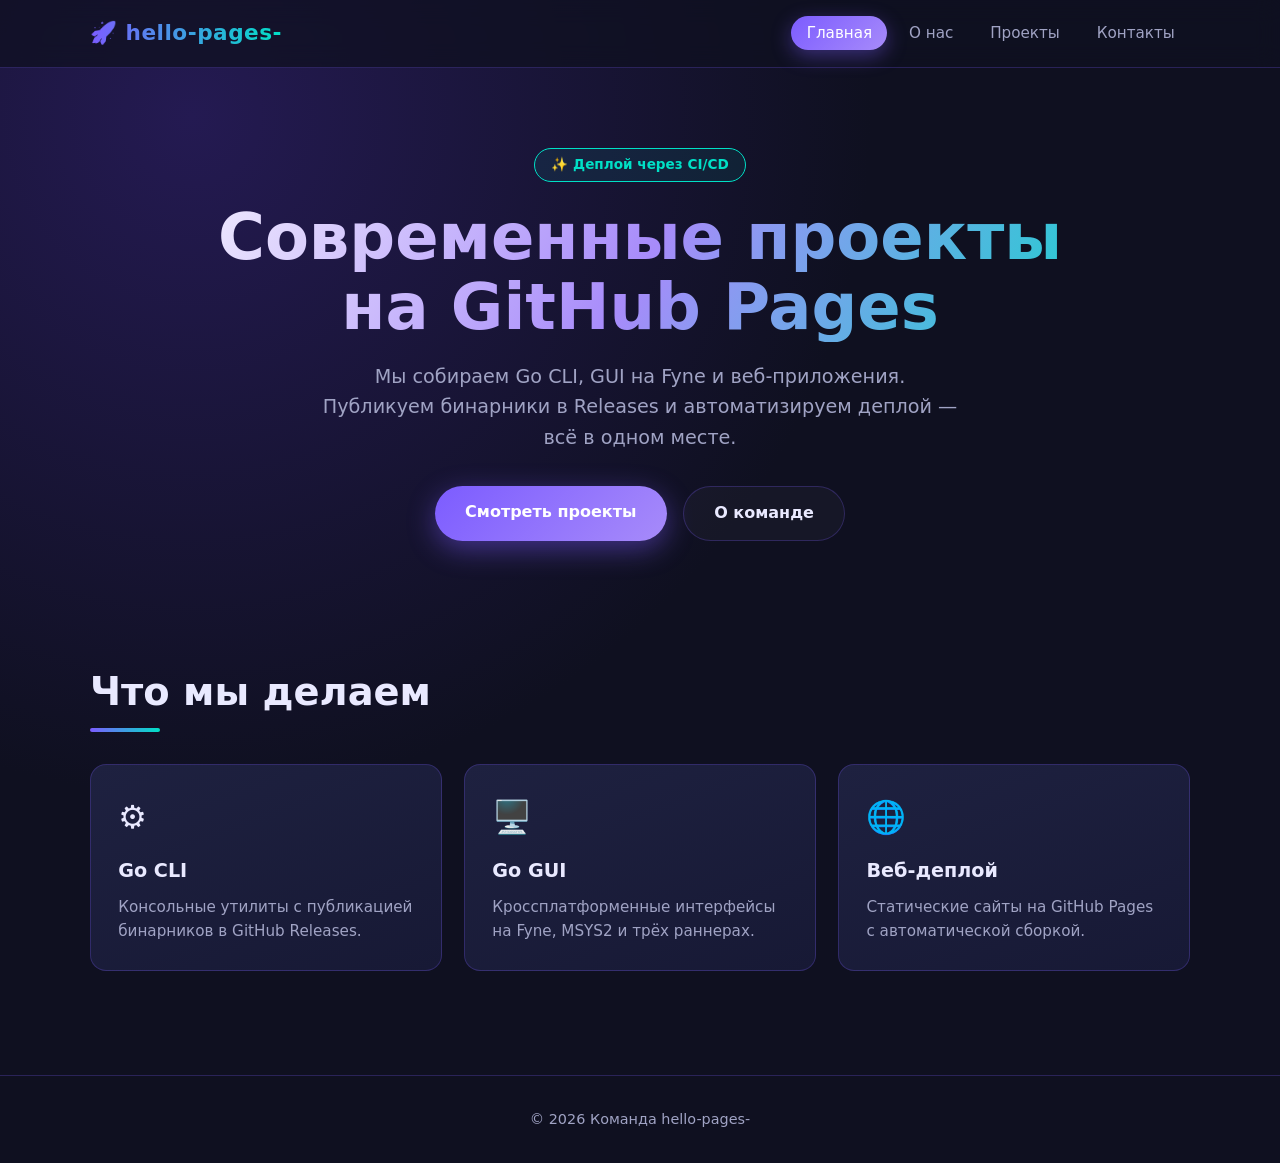
<file: index.html>
<!DOCTYPE html>
<html lang="ru">
<head>
    <meta charset="UTF-8">
    <meta name="viewport" content="width=device-width, initial-scale=1.0">
    <title>hello-pages- — Главная</title>
    <link rel="stylesheet" href="css/style.css">
</head>
<body>
    <header class="site-header">
        <nav class="nav">
            <a href="index.html" class="nav__logo">🚀 hello-pages-</a>
            <ul class="nav__list">
                <li><a href="index.html" class="nav__link nav__link--active">Главная</a></li>
                <li><a href="about.html" class="nav__link">О нас</a></li>
                <li><a href="projects.html" class="nav__link">Проекты</a></li>
                <li><a href="contacts.html" class="nav__link">Контакты</a></li>
            </ul>
        </nav>
    </header>

    <main class="container">
        <section class="hero">
            <span class="hero__badge">✨ Деплой через CI/CD</span>
            <h1 class="hero__title">Современные проекты<br>на GitHub Pages</h1>
            <p class="hero__text">
                Мы собираем Go CLI, GUI на Fyne и веб-приложения.
                Публикуем бинарники в Releases и автоматизируем деплой — всё в одном месте.
            </p>
            <div class="hero__actions">
                <a href="projects.html" class="btn btn--primary">Смотреть проекты</a>
                <a href="about.html" class="btn btn--ghost">О команде</a>
            </div>
        </section>

        <section class="section">
            <h2 class="section__title">Что мы делаем</h2>
            <div class="grid">
                <div class="card reveal">
                    <span class="card__icon">⚙️</span>
                    <h3>Go CLI</h3>
                    <p>Консольные утилиты с публикацией бинарников в GitHub Releases.</p>
                </div>
                <div class="card reveal">
                    <span class="card__icon">🖥️</span>
                    <h3>Go GUI</h3>
                    <p>Кроссплатформенные интерфейсы на Fyne, MSYS2 и трёх раннерах.</p>
                </div>
                <div class="card reveal">
                    <span class="card__icon">🌐</span>
                    <h3>Веб-деплой</h3>
                    <p>Статические сайты на GitHub Pages с автоматической сборкой.</p>
                </div>
            </div>
        </section>
    </main>

    <footer class="site-footer"><p>© 2026 Команда hello-pages-</p></footer>
    <script src="js/main.js"></script>
</body>
</html>
</file>
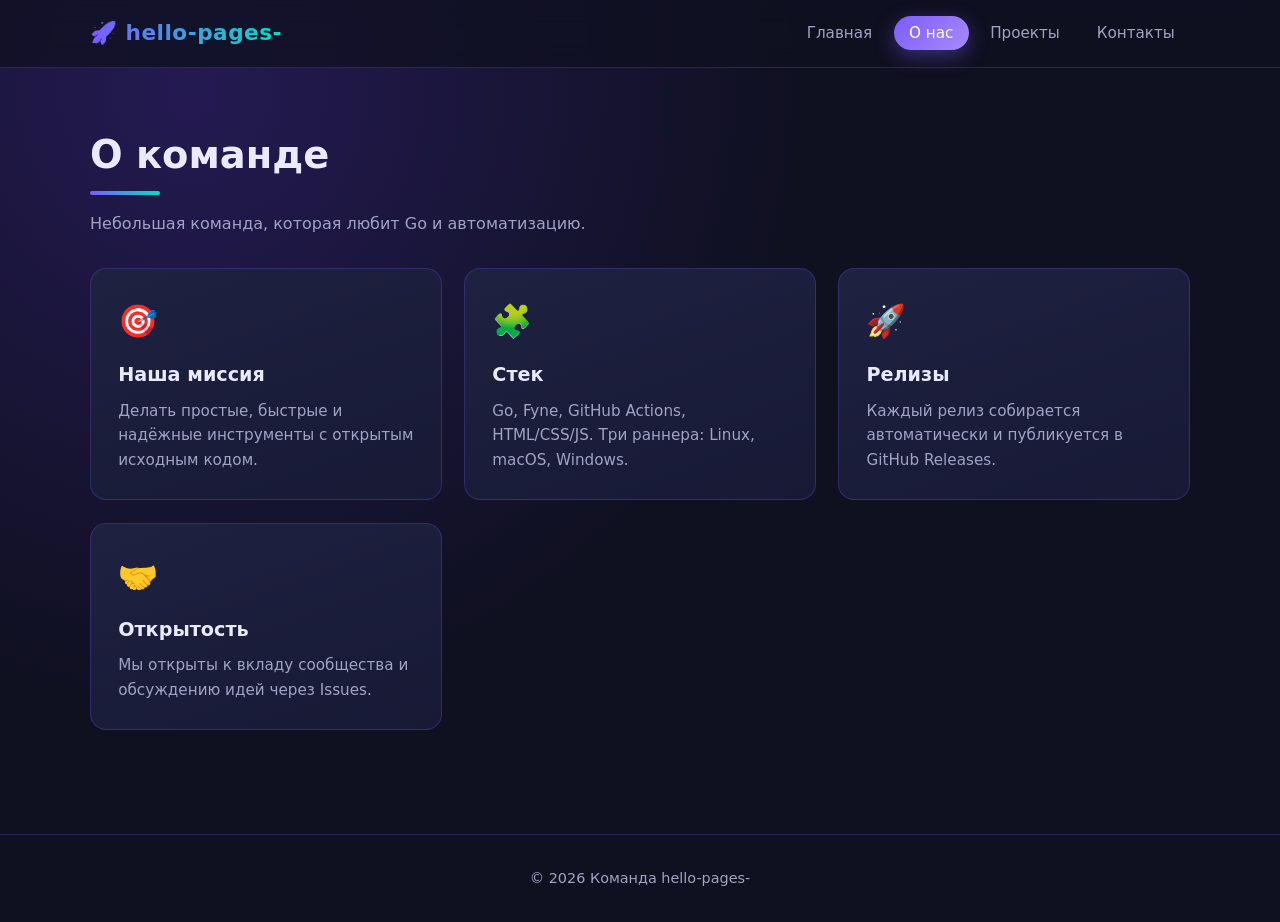
<file: about.html>
<!DOCTYPE html>
<html lang="ru">
<head>
    <meta charset="UTF-8">
    <meta name="viewport" content="width=device-width, initial-scale=1.0">
    <title>hello-pages- — О нас</title>
    <link rel="stylesheet" href="css/style.css">
</head>
<body>
    <header class="site-header">
        <nav class="nav">
            <a href="index.html" class="nav__logo">🚀 hello-pages-</a>
            <ul class="nav__list">
                <li><a href="index.html" class="nav__link">Главная</a></li>
                <li><a href="about.html" class="nav__link nav__link--active">О нас</a></li>
                <li><a href="projects.html" class="nav__link">Проекты</a></li>
                <li><a href="contacts.html" class="nav__link">Контакты</a></li>
            </ul>
        </nav>
    </header>

    <main class="container">
        <section class="section">
            <h2 class="section__title">О команде</h2>
            <p class="section__subtitle">Небольшая команда, которая любит Go и автоматизацию.</p>

            <div class="grid">
                <div class="card reveal">
                    <span class="card__icon">🎯</span>
                    <h3>Наша миссия</h3>
                    <p>Делать простые, быстрые и надёжные инструменты с открытым исходным кодом.</p>
                </div>
                <div class="card reveal">
                    <span class="card__icon">🧩</span>
                    <h3>Стек</h3>
                    <p>Go, Fyne, GitHub Actions, HTML/CSS/JS. Три раннера: Linux, macOS, Windows.</p>
                </div>
                <div class="card reveal">
                    <span class="card__icon">🚀</span>
                    <h3>Релизы</h3>
                    <p>Каждый релиз собирается автоматически и публикуется в GitHub Releases.</p>
                </div>
                <div class="card reveal">
                    <span class="card__icon">🤝</span>
                    <h3>Открытость</h3>
                    <p>Мы открыты к вкладу сообщества и обсуждению идей через Issues.</p>
                </div>
            </div>
        </section>
    </main>

    <footer class="site-footer"><p>© 2026 Команда hello-pages-</p></footer>
    <script src="js/main.js"></script>
</body>
</html>
</file>
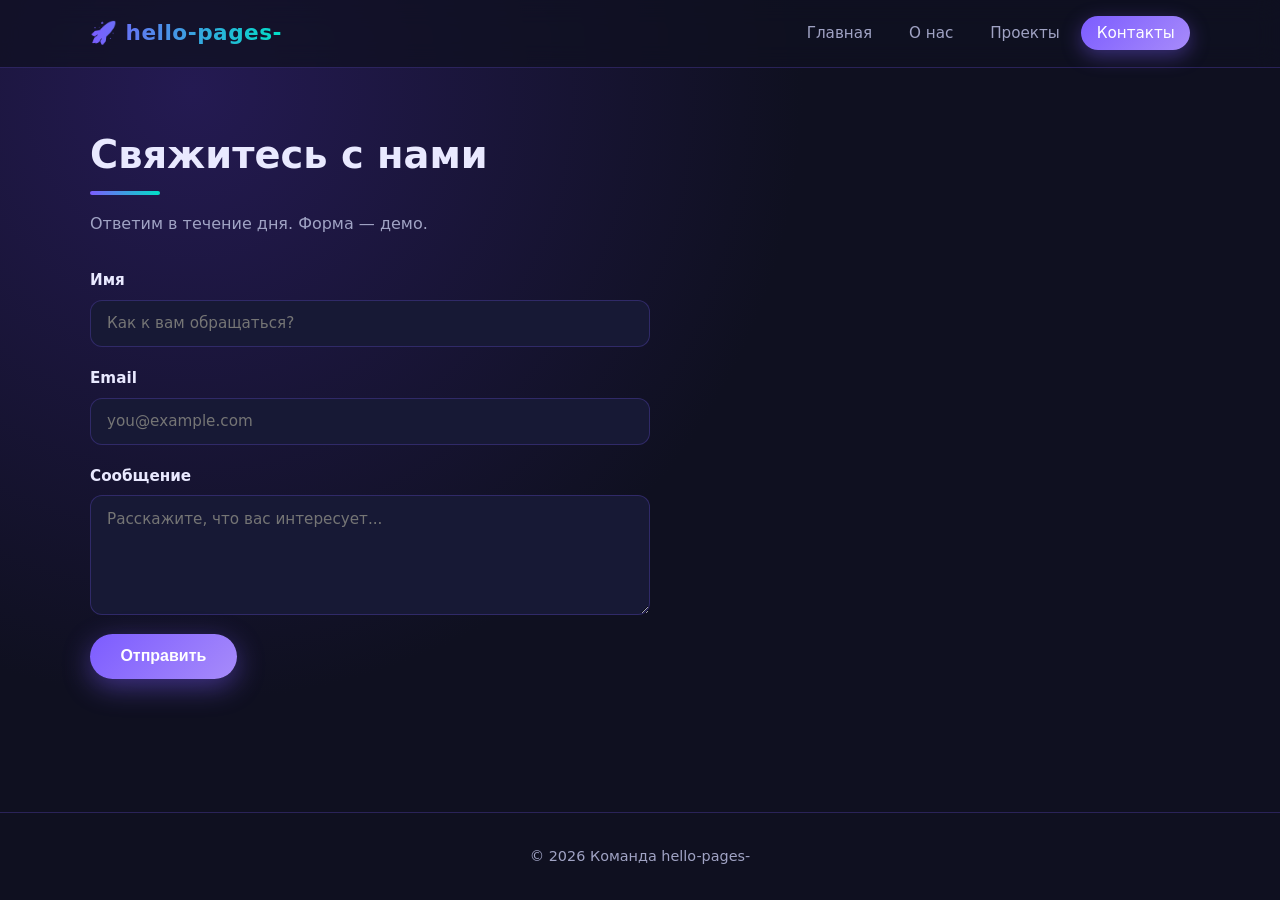
<file: contacts.html>
<!DOCTYPE html>
<html lang="ru">
<head>
    <meta charset="UTF-8">
    <meta name="viewport" content="width=device-width, initial-scale=1.0">
    <title>hello-pages- — Контакты</title>
    <link rel="stylesheet" href="css/style.css">
</head>
<body>
    <header class="site-header">
        <nav class="nav">
            <a href="index.html" class="nav__logo">🚀 hello-pages-</a>
            <ul class="nav__list">
                <li><a href="index.html" class="nav__link">Главная</a></li>
                <li><a href="about.html" class="nav__link">О нас</a></li>
                <li><a href="projects.html" class="nav__link">Проекты</a></li>
                <li><a href="contacts.html" class="nav__link nav__link--active">Контакты</a></li>
            </ul>
        </nav>
    </header>

    <main class="container">
        <section class="section">
            <h2 class="section__title">Свяжитесь с нами</h2>
            <p class="section__subtitle">Ответим в течение дня. Форма — демо.</p>

            <form id="contact-form" class="form">
                <label>Имя
                    <input type="text" placeholder="Как к вам обращаться?" required>
                </label>
                <label>Email
                    <input type="email" placeholder="you@example.com" required>
                </label>
                <label>Сообщение
                    <textarea rows="5" placeholder="Расскажите, что вас интересует..." required></textarea>
                </label>
                <button type="submit" class="btn btn--primary">Отправить</button>
            </form>
            <p id="form-message" style="margin-top:1rem;"></p>
        </section>
    </main>

    <footer class="site-footer"><p>© 2026 Команда hello-pages-</p></footer>
    <script src="js/main.js"></script>
</body>
</html>
</file>
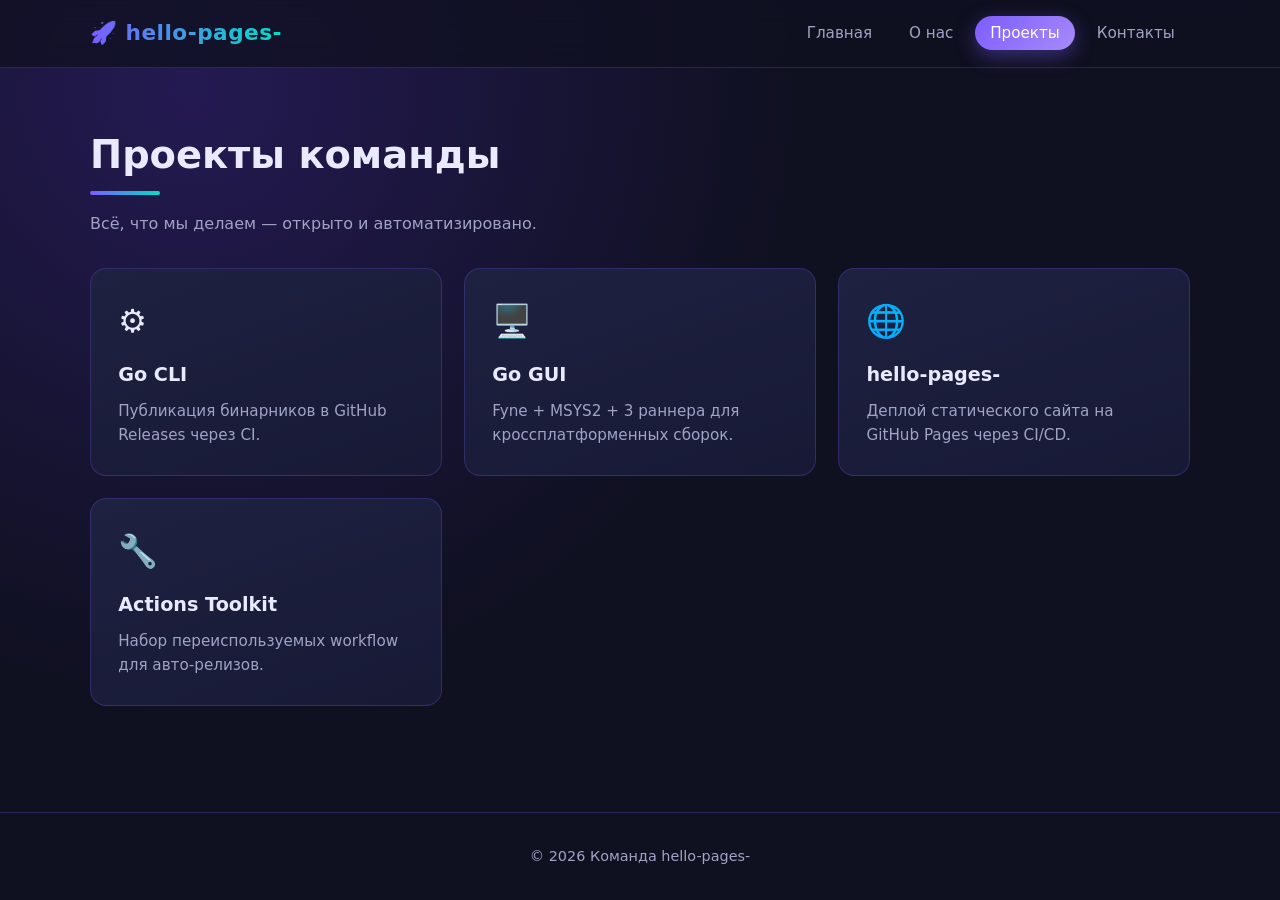
<file: projects.html>
<!DOCTYPE html>
<html lang="ru">
<head>
    <meta charset="UTF-8">
    <meta name="viewport" content="width=device-width, initial-scale=1.0">
    <title>hello-pages- — Проекты</title>
    <link rel="stylesheet" href="css/style.css">
</head>
<body>
    <header class="site-header">
        <nav class="nav">
            <a href="index.html" class="nav__logo">🚀 hello-pages-</a>
            <ul class="nav__list">
                <li><a href="index.html" class="nav__link">Главная</a></li>
                <li><a href="about.html" class="nav__link">О нас</a></li>
                <li><a href="projects.html" class="nav__link nav__link--active">Проекты</a></li>
                <li><a href="contacts.html" class="nav__link">Контакты</a></li>
            </ul>
        </nav>
    </header>

    <main class="container">
        <section class="section">
            <h2 class="section__title">Проекты команды</h2>
            <p class="section__subtitle">Всё, что мы делаем — открыто и автоматизировано.</p>

            <div class="grid">
                <div class="project-card card reveal">
                    <span class="card__icon">⚙️</span>
                    <h3>Go CLI</h3>
                    <p>Публикация бинарников в GitHub Releases через CI.</p>
                </div>
                <div class="project-card card reveal">
                    <span class="card__icon">🖥️</span>
                    <h3>Go GUI</h3>
                    <p>Fyne + MSYS2 + 3 раннера для кроссплатформенных сборок.</p>
                </div>
                <div class="project-card card reveal">
                    <span class="card__icon">🌐</span>
                    <h3>hello-pages-</h3>
                    <p>Деплой статического сайта на GitHub Pages через CI/CD.</p>
                </div>
                <div class="project-card card reveal">
                    <span class="card__icon">🔧</span>
                    <h3>Actions Toolkit</h3>
                    <p>Набор переиспользуемых workflow для авто-релизов.</p>
                </div>
            </div>
        </section>
    </main>

    <footer class="site-footer"><p>© 2026 Команда hello-pages-</p></footer>
    <script src="js/main.js"></script>
</body>
</html>
</file>
<file: css/style.css>
/* ===== БАЗА ===== */
:root {
    --bg: #0f1020;
    --bg-soft: #171935;
    --card: #1e2140;
    --primary: #7c5cff;
    --primary-2: #00e0c6;
    --text: #e9e9ff;
    --muted: #a0a3c4;
    --border: rgba(124, 92, 255, 0.25);
    --radius: 16px;
}

* { margin: 0; padding: 0; box-sizing: border-box; }

html { scroll-behavior: smooth; }

body {
    font-family: 'Segoe UI', system-ui, -apple-system, sans-serif;
    background: radial-gradient(circle at 15% 10%, #241a52 0%, var(--bg) 45%),
                radial-gradient(circle at 85% 90%, #0a3d3a 0%, transparent 50%);
    background-color: var(--bg);
    color: var(--text);
    line-height: 1.6;
    min-height: 100vh;
    display: flex;
    flex-direction: column;
}

.container { width: min(1100px, 92%); margin: 0 auto; flex: 1; }

/* ===== ХЕДЕР ===== */
.site-header {
    position: sticky;
    top: 0;
    z-index: 100;
    backdrop-filter: blur(12px);
    background: rgba(15, 16, 32, 0.75);
    border-bottom: 1px solid var(--border);
}

.nav {
    width: min(1100px, 92%);
    margin: 0 auto;
    display: flex;
    align-items: center;
    justify-content: space-between;
    padding: 1rem 0;
    flex-wrap: wrap;
    gap: 1rem;
}

.nav__logo {
    font-size: 1.35rem;
    font-weight: 800;
    letter-spacing: 0.5px;
    color: var(--text);
    text-decoration: none;
    background: linear-gradient(90deg, var(--primary), var(--primary-2));
    -webkit-background-clip: text;
    background-clip: text;
    -webkit-text-fill-color: transparent;
}

.nav__list { display: flex; gap: 0.4rem; list-style: none; flex-wrap: wrap; }

.nav__link {
    color: var(--muted);
    text-decoration: none;
    padding: 0.5rem 0.95rem;
    border-radius: 999px;
    font-weight: 500;
    font-size: 0.95rem;
    transition: all 0.25s ease;
}

.nav__link:hover { color: var(--text); background: rgba(124, 92, 255, 0.15); }

.nav__link--active {
    color: #fff;
    background: linear-gradient(135deg, var(--primary), #a78bfa);
    box-shadow: 0 6px 20px rgba(124, 92, 255, 0.4);
}

/* ===== СЕКЦИИ ===== */
.section { padding: 3.5rem 0; }

.section__title {
    font-size: clamp(1.6rem, 4vw, 2.4rem);
    font-weight: 800;
    margin-bottom: 2rem;
    position: relative;
    padding-bottom: 0.6rem;
}

.section__title::after {
    content: '';
    position: absolute;
    left: 0; bottom: 0;
    width: 70px; height: 4px;
    border-radius: 4px;
    background: linear-gradient(90deg, var(--primary), var(--primary-2));
}

.section__subtitle { color: var(--muted); margin-top: -1rem; margin-bottom: 2rem; }

/* ===== ГЕРОЙ ===== */
.hero {
    text-align: center;
    padding: 5rem 0 4rem;
    animation: fadeUp 0.8s ease both;
}

.hero__badge {
    display: inline-block;
    padding: 0.35rem 1rem;
    border-radius: 999px;
    font-size: 0.85rem;
    font-weight: 600;
    color: var(--primary-2);
    border: 1px solid var(--primary-2);
    background: rgba(0, 224, 198, 0.08);
    margin-bottom: 1.2rem;
}

.hero__title {
    font-size: clamp(2.2rem, 6vw, 4rem);
    font-weight: 900;
    line-height: 1.1;
    margin-bottom: 1.2rem;
    background: linear-gradient(120deg, #fff 0%, #a78bfa 50%, var(--primary-2) 100%);
    -webkit-background-clip: text;
    background-clip: text;
    -webkit-text-fill-color: transparent;
}

.hero__text {
    color: var(--muted);
    font-size: clamp(1rem, 2vw, 1.2rem);
    max-width: 640px;
    margin: 0 auto 2rem;
}

.hero__actions { display: flex; gap: 1rem; justify-content: center; flex-wrap: wrap; }

/* ===== КНОПКИ ===== */
.btn {
    display: inline-block;
    padding: 0.85rem 1.9rem;
    border-radius: 999px;
    font-weight: 700;
    text-decoration: none;
    border: none;
    cursor: pointer;
    font-size: 1rem;
    transition: all 0.25s ease;
}

.btn--primary {
    color: #fff;
    background: linear-gradient(135deg, var(--primary), #a78bfa);
    box-shadow: 0 8px 28px rgba(124, 92, 255, 0.45);
}

.btn--primary:hover { transform: translateY(-3px); box-shadow: 0 12px 34px rgba(124, 92, 255, 0.6); }

.btn--ghost {
    color: var(--text);
    border: 1px solid var(--border);
    background: rgba(255, 255, 255, 0.03);
}

.btn--ghost:hover { border-color: var(--primary); background: rgba(124, 92, 255, 0.12); transform: translateY(-3px); }

/* ===== КАРТОЧКИ ===== */
.grid {
    display: grid;
    grid-template-columns: repeat(auto-fill, minmax(260px, 1fr));
    gap: 1.4rem;
}

.card {
    background: linear-gradient(160deg, var(--card), var(--bg-soft));
    border: 1px solid var(--border);
    border-radius: var(--radius);
    padding: 1.7rem;
    transition: all 0.3s ease;
    position: relative;
    overflow: hidden;
}

.card::before {
    content: '';
    position: absolute;
    inset: 0;
    background: linear-gradient(135deg, rgba(124, 92, 255, 0.12), transparent 60%);
    opacity: 0;
    transition: opacity 0.3s ease;
}

.card:hover { transform: translateY(-6px); border-color: var(--primary); box-shadow: 0 16px 40px rgba(0, 0, 0, 0.4); }
.card:hover::before { opacity: 1; }

.card__icon {
    font-size: 2rem;
    margin-bottom: 0.8rem;
    display: block;
}

.card h3 { font-size: 1.2rem; margin-bottom: 0.5rem; position: relative; }
.card p { color: var(--muted); font-size: 0.95rem; position: relative; }

/* ===== ФОРМА ===== */
.form {
    max-width: 560px;
    display: grid;
    gap: 1.2rem;
}

.form label {
    display: grid;
    gap: 0.45rem;
    font-weight: 600;
    font-size: 0.95rem;
}

.form input,
.form textarea {
    width: 100%;
    padding: 0.85rem 1rem;
    border-radius: 12px;
    border: 1px solid var(--border);
    background: var(--bg-soft);
    color: var(--text);
    font-family: inherit;
    font-size: 0.95rem;
    transition: all 0.25s ease;
    resize: vertical;
}

.form input:focus,
.form textarea:focus {
    outline: none;
    border-color: var(--primary);
    box-shadow: 0 0 0 4px rgba(124, 92, 255, 0.15);
}

.form button { justify-self: start; }

/* ===== ФУТЕР ===== */
.site-footer {
    text-align: center;
    padding: 2rem 1rem;
    color: var(--muted);
    border-top: 1px solid var(--border);
    font-size: 0.9rem;
    margin-top: 3rem;
}

/* ===== АНИМАЦИИ ===== */
@keyframes fadeUp {
    from { opacity: 0; transform: translateY(30px); }
    to { opacity: 1; transform: translateY(0); }
}

.reveal { opacity: 0; transform: translateY(24px); transition: all 0.6s ease; }
.reveal--visible { opacity: 1; transform: translateY(0); }

@media (max-width: 600px) {
    .nav { justify-content: center; }
    .nav__list { justify-content: center; }
    .hero { padding: 3rem 0; }
}
</file>
